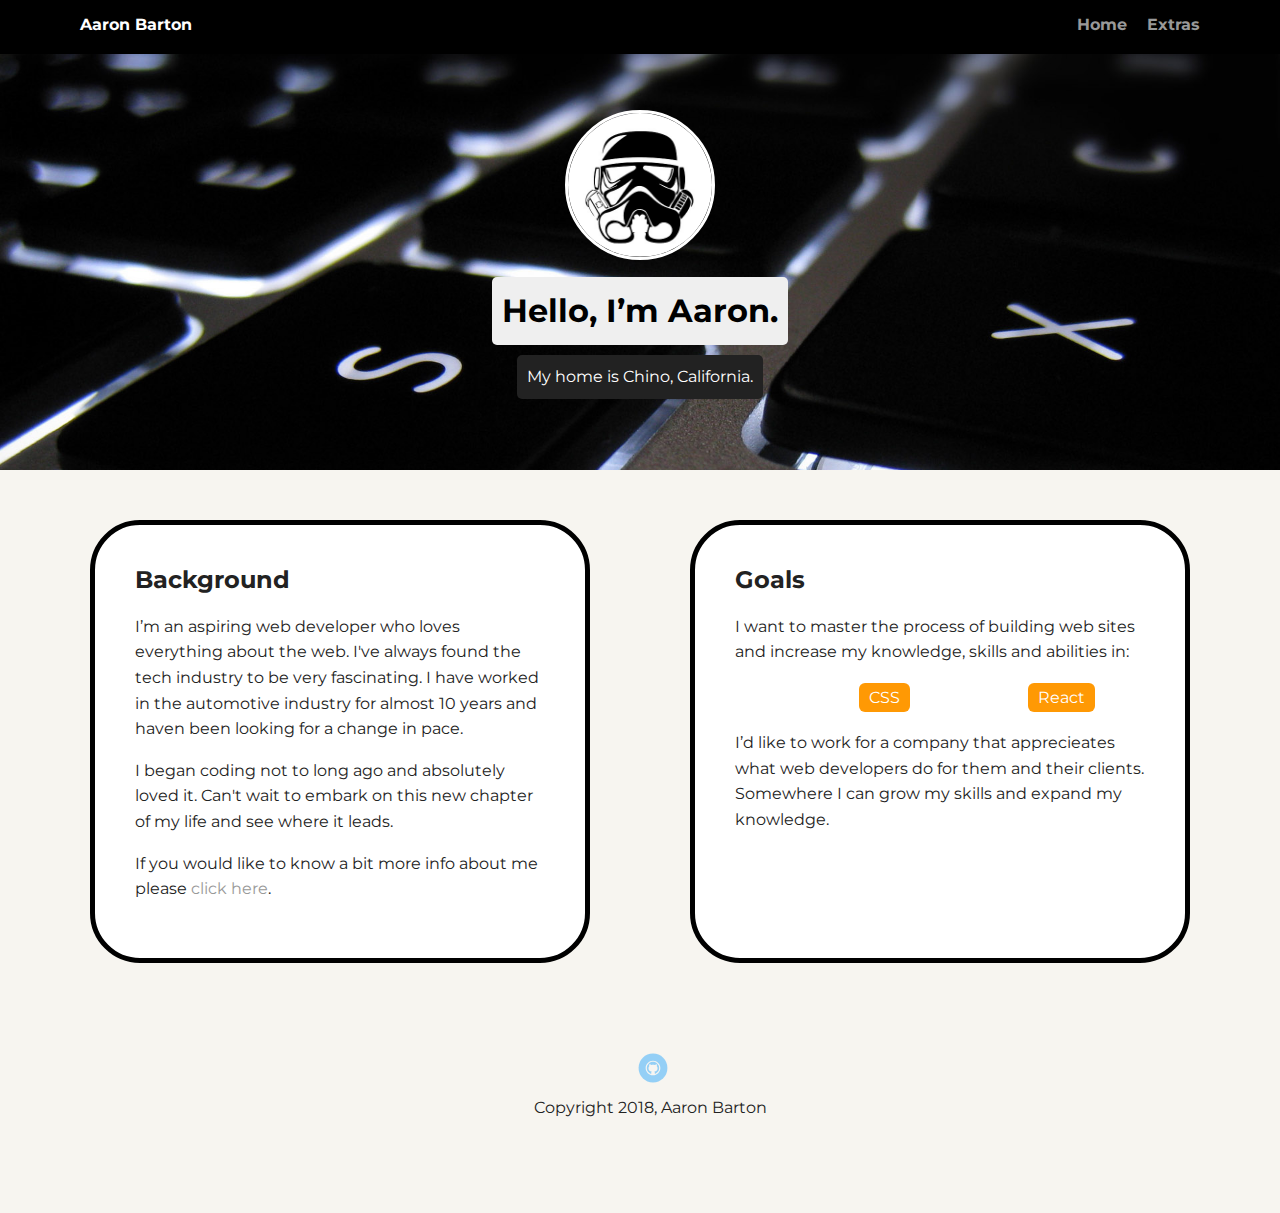
<file: index.html>
<!doctype html>
<html lang="en">
<head>
  <meta charset="utf-8">
  <title>Aaron Barton's Profile</title>
  <meta name="viewport" content="width=device-width, initial-scale=1.0">
  <link rel="stylesheet" href="styles.css">
  <link href="https://fonts.googleapis.com/css?family=Muli%7CRoboto:400,300,500,700,900" rel="stylesheet">
  <link href="https://fonts.googleapis.com/css?family=Montserrat" rel="stylesheet">
</head>
  <body>

    <div class="main-nav">
        <ul class="nav">
          <li class="name">Aaron Barton</li>
          <li><a href="index.html">Home</a></li>
          <li><a href="extras.index.html">Extras</a></li>
        </ul>
    </div>

    <header>
      <img src="images/stormtrooper.jpeg" alt="black and white stormtrooper helmet" class="profile-image">
      <h1 class="tag name">Hello, I’m Aaron.</h1>
      <p class="tag location">My home is Chino, California.</p>
    </header>

    <main class="flex">
      <div class="card">
        <h2>Background</h2>
        <p>I’m an aspiring web developer who loves everything about the web. I've always found the tech industry to be very fascinating. I have worked in the automotive industry for almost 10 years and haven been looking for a change in pace.</p>
        <p>I began coding not to long ago and absolutely loved it. Can't wait to embark on this new chapter of my life and see where it leads.</p>
        <p>If you would like to know a bit more info about me please <a href= "extras.index.html">click here</a>.</p>
      </div>

      <div class="card">
        <h2>Goals</h2>
        <p>I want to master the process of building web sites and increase my knowledge, skills and abilities in:</p>
        <ul class="skills">
          <li>HTML</li>
          <li>CSS</li>
          <li>JavaScript</li>
          <li>React</li>
        </ul>
        <p>I’d like to work for a company that apprecieates what web developers do for them and their clients. Somewhere I can grow my skills and expand my knowledge.</p>
      </div>

    </main>
    <footer>
      <ul>
        <li><a href="https://github.com/abarton90" class="social github">Github</a></li>
      </ul>
      <p class="copyright">Copyright 2018, Aaron Barton</p>
    </footer>
  </body>
  </html>
</file>
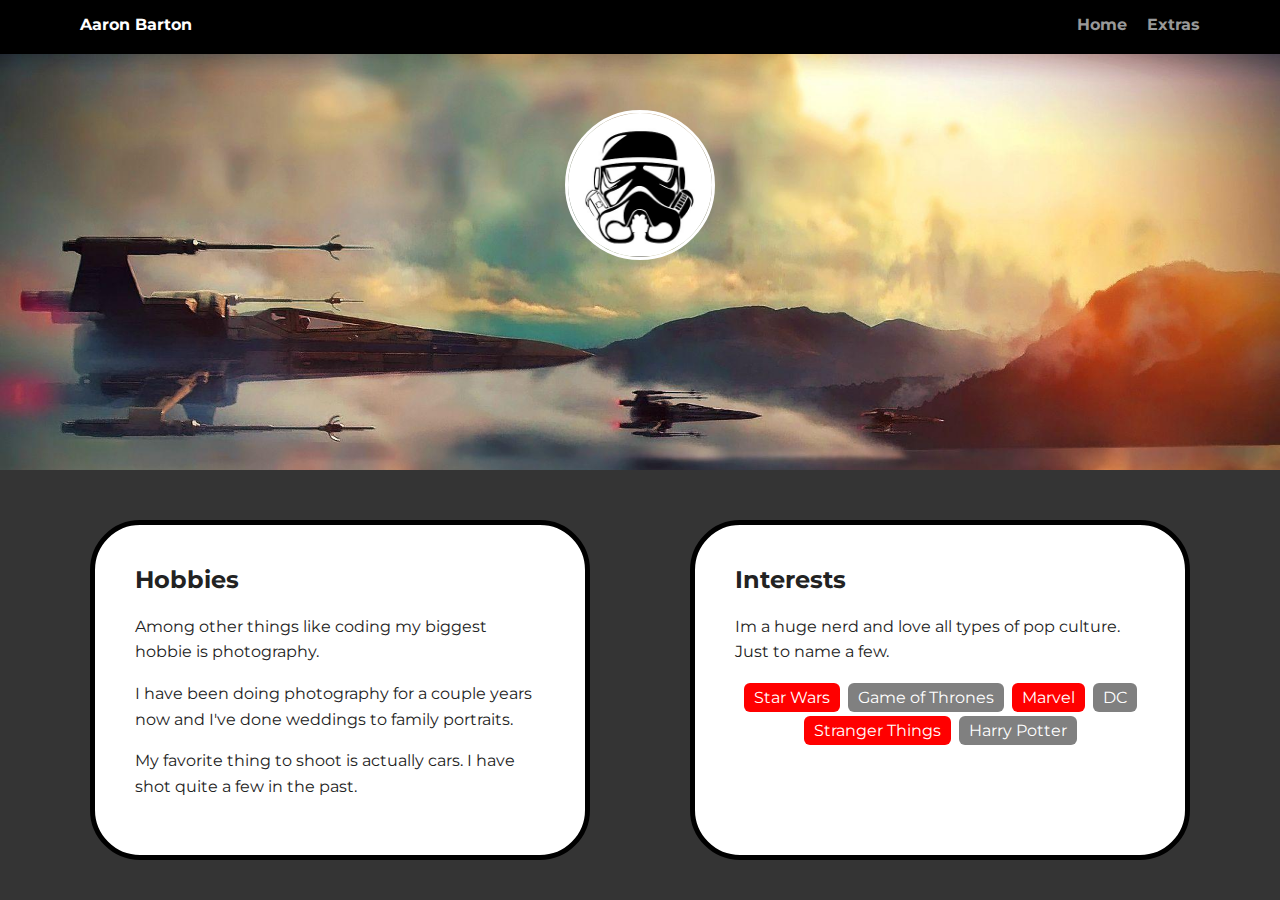
<file: extras.index.html>
<!DOCTYPE html>
<html lang="en" dir="ltr">
  <head>
    <meta charset="utf-8">
    <title>Aaron's Extras</title>
    <meta name="viewport" content="width=device-width, initial-scale=1.0">
    <link rel="stylesheet" href="styles2.css">
    <link href="https://fonts.googleapis.com/css?family=Muli%7CRoboto:400,300,500,700,900" rel="stylesheet">
    <link href="https://fonts.googleapis.com/css?family=Montserrat" rel="stylesheet">
  </head>

  <body>
    <div class="main-nav">
        <ul class="nav">
          <li class="name">Aaron Barton</li>
          <li><a href="index.html">Home</a></li>
          <li><a href="extras.index.html">Extras</a></li>
        </ul>
    </div>

    <header>
      <img src="images/stormtrooper.jpeg" alt="black and white stormtrooper helmet" class="profile-image">
    </header>

    <main class="flex">
      <div class="card">
        <h2>Hobbies</h2>
          <p>Among other things like coding my biggest hobbie is photography.</p>
          <p>I have been doing photography for a couple years now and I've done weddings to family portraits.</p>
          <p>My favorite thing to shoot is actually cars. I have shot quite a few in the past.</p>
      </div>

      <div class="card">
        <h2>Interests</h2>
        <p>Im a huge nerd and love all types of pop culture. Just to name a few.</p>
        <ul class="skills">
          <li>Star Wars</li>
          <li>Game of Thrones</li>
          <li>Marvel</li>
          <li>DC</li>
          <li>Stranger Things</li>
          <li>Harry Potter</li>
        </ul>
      </div>
    </main>

  </body>
</html>
</file>
<file: styles.css>
/* Global Layout Set-up */
* {
  box-sizing: border-box;
}

body {
  margin: 0;
  padding: 0;
  text-align: center;
  font-family: 'Montserrat', sans-serif;
  color: #222;
  background: #f7f5f0;
}
/* Link Styles */

a {
  text-decoration: none;
  color: #999;
}
a:hover {
  color: #6633ff;
}

/* Section Styles */

.main-nav {
  width: 100%;
  background: black;
  min-height: 30px;
  padding: 10px;
  position: fixed;
  text-align: center;
}
.nav {
  display: flex;
  justify-content: space-around;
  font-weight: 700;
  list-style-type: none;
  margin: 0 auto;
  padding: 0;
}

.nav .name {
    display: block;
    margin-right: auto;
    color: white;
}
.nav li {
  padding: 5px 10px 10px 10px;
}
.nav a {
  transition: all .5s;
}
.nav a:hover {
  color: white
}

header {
  text-align: center;
  background: url('images/laptopkb.jpg') no-repeat top center ;
  background-size: cover;
  overflow: hidden;
  padding-top: 60px;
}
header {
  line-height: 1.5;
}
header .profile-image {
  margin-top: 50px;
  width: 150px;
  height: 150px;
  border-radius: 50%;
  border: 3px solid white;
  transition: all .5s;
}
header .profile-image:hover {
  transform: scale(1.8) rotate(360deg);
}
.tag {
  background-color: #efefef;
  color: black;
  padding: 10px;
  border-radius: 5px;
  display: table;
  margin: 10px auto;
}
.location {
  background-color: #222;
  color: white;
}
.card {
  margin: 30px;
  padding: 20px 40px 40px;
  max-width: 500px;
  text-align: left;
  background: #fff;
  border-bottom: 4px solid #ccc;
  border-radius: 50px;
  transition: all 1s;
  border: solid black 5px;
}
.card:hover {
  border-color: red;
}

ul.skills {
  padding: 0;
  text-align: center;
}

.skills li {
  border-radius: 6px;
  display: inline-block;
  background: #ff9904;
  color: white;
  padding: 5px 10px;
  margin: 2px;
}

.skills li:nth-child(odd) {
  background: white;
}

footer {
  width: 100%;
  min-height: 30px;
  padding: 20px 0 40px 20px;
}

footer .copyright {
  top: -8px;
  font-size: .75em;
}

footer ul {
  list-style-type: none;
  margin: 0;
  padding: 0;
}

footer ul li {
  display: inline-block;
}

a.social {
  display: inline-block;
  text-indent: -9999px;
  margin-left: 5px;
  width: 30px;
  height: 30px;
  background-size: 30px 30px;
  opacity: .4;
  transition: all .5s;
}

a.github {
  background-image: url(images/github.svg);
}
a.social:hover {
  opacity: 1;
}
.clearfix {
  clear: both;
}

/* Styles for larger screens */
@media screen and (min-width: 720px) {

  .flex {
      display: -ms-flexbox;      /* TWEENER - IE 10 */
      display: flex;
      max-width: 1200px;
      -ms-flex-pack: distribute;
      justify-content: space-around;
      margin: 0 auto;
  }

  header {
    min-height: 470px;
  }

  .nav {
    max-width: 1200px;
    padding: 0 30px;
  }


  main {
    padding-top: 20px;
  }

  main p {
    line-height: 1.6em;
  }

  footer {
    font-size: 1.3em;
    max-width: 1200px;
    margin: 40px auto;
  }

}
</file>
<file: styles2.css>
* {
  box-sizing: border-box;
}

body {
  margin: 0;
  padding: 0;
  text-align: center;
  font-family: 'Montserrat', sans-serif;
  color: #222;
  background: #343434;
}
/* Link Styles */

a {
  text-decoration: none;
  color: #999;
}
a:hover {
  color: #6633ff;
}

/* Section Styles */

.main-nav {
  width: 100%;
  background: black;
  min-height: 30px;
  padding: 10px;
  position: fixed;
  text-align: center;
}
.nav {
  display: flex;
  justify-content: space-around;
  font-weight: 700;
  list-style-type: none;
  margin: 0 auto;
  padding: 0;
}

.nav .name {
    display: block;
    margin-right: auto;
    color: white;
}
.nav li {
  padding: 5px 10px 10px 10px;
}
.nav a {
  transition: all .5s;
}
.nav a:hover {
  color: white
}

header {
  text-align: center;
  background: url('images/xwingbg.jpg') no-repeat top center ;
  background-size: cover;
  overflow: hidden;
  padding-top: 60px;
}
header {
  line-height: 1.5;
}
header .profile-image {
  margin-top: 50px;
  width: 150px;
  height: 150px;
  border-radius: 50%;
  border: 3px solid white;
  transition: all .5s;
}
header .profile-image:hover {
  transform: scale(1.8) rotate(-360deg);
}
.tag {
  background-color: #efefef;
  color: black;
  padding: 10px;
  border-radius: 5px;
  display: table;
  margin: 10px auto;
}
.location {
  background-color: #222;
  color: white;
}
.card {
  margin: 30px;
  padding: 20px 40px 40px;
  max-width: 500px;
  text-align: left;
  background: #fff;
  border-bottom: 4px solid #ccc;
  border-radius: 50px;
  transition: all 1s;
  border: solid black 5px;
}
.card:hover {
  border-color: red;
}

ul.skills {
  padding: 0;
  text-align: center;
}

.skills li {
  border-radius: 6px;
  display: inline-block;
  background: gray;
  color: white;
  padding: 5px 10px;
  margin: 2px;
}

.skills li:nth-child(odd) {
  background: red;
}

footer {
  width: 100%;
  min-height: 30px;
  padding: 20px 0 40px 20px;
}

footer .copyright {
  top: -8px;
  font-size: .75em;
}

footer ul {
  list-style-type: none;
  margin: 0;
  padding: 0;
}

footer ul li {
  display: inline-block;
}

a.social {
  display: inline-block;
  text-indent: -9999px;
  margin-left: 5px;
  width: 30px;
  height: 30px;
  background-size: 30px 30px;
  opacity: .4;
  transition: all .5s;
}

a.github {
  background-image: url(images/github.svg);
}
a.social:hover {
  opacity: 1;
}
.clearfix {
  clear: both;
}

/* Styles for larger screens */
@media screen and (min-width: 720px) {

  .flex {
      display: -ms-flexbox;      /* TWEENER - IE 10 */
      display: flex;
      max-width: 1200px;
      -ms-flex-pack: distribute;
      justify-content: space-around;
      margin: 0 auto;
  }

  header {
    min-height: 470px;
  }

  .nav {
    max-width: 1200px;
    padding: 0 30px;
  }


  main {
    padding-top: 20px;
  }

  main p {
    line-height: 1.6em;
  }

  footer {
    font-size: 1.3em;
    max-width: 1200px;
    margin: 40px auto;
  }

}
</file>
